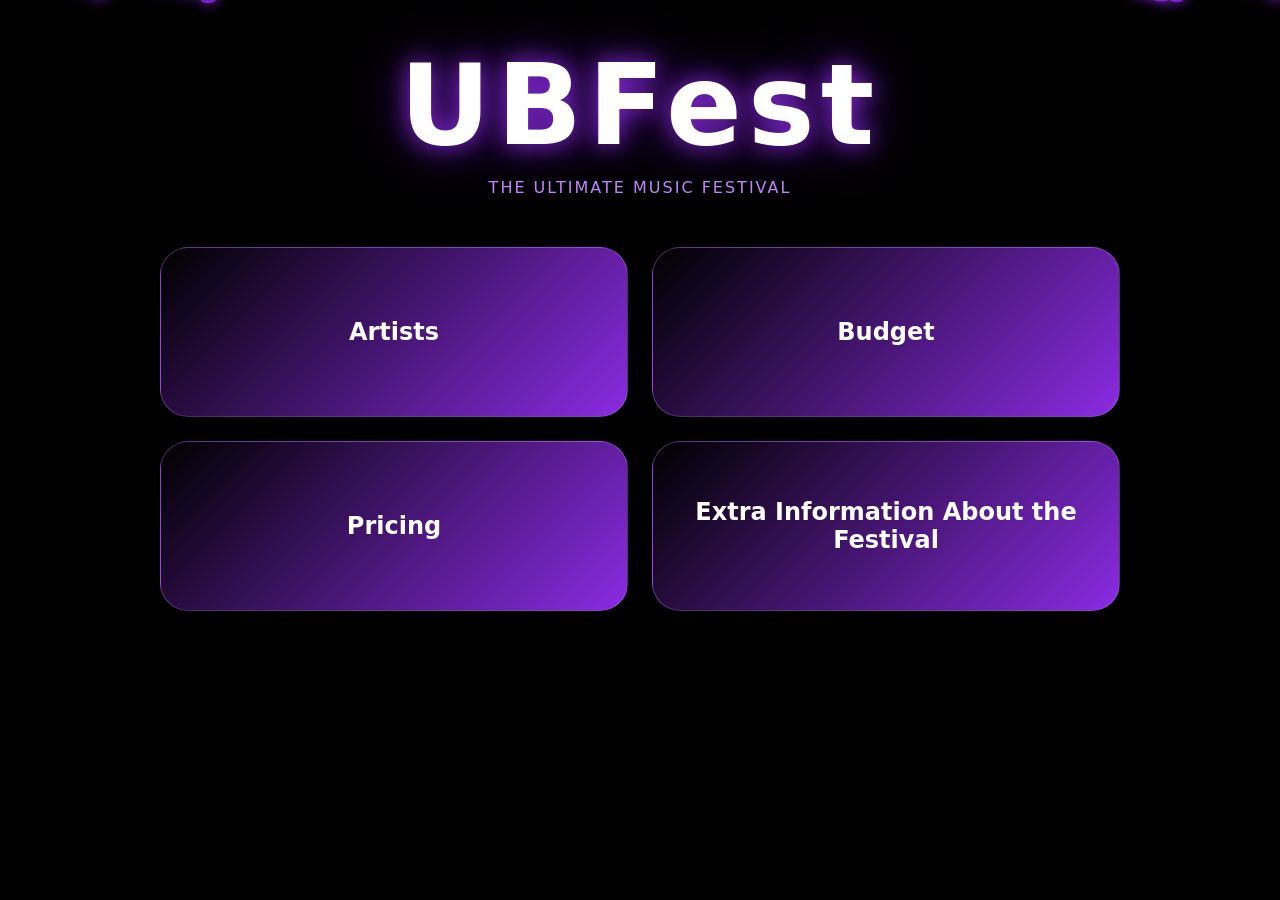
<file: Website/index.html>
<!DOCTYPE html>
<html lang="en">
<head>
  <meta charset="UTF-8">
  <meta name="viewport" content="width=device-width, initial-scale=1.0">
  <title>UBFest</title>
  <link rel="stylesheet" href="style.css">
</head>
<body>
  <div class="notes" id="notes"></div>

  <main class="page">
    <h1 class="logo">UBFest</h1>
    <p class="tagline">THE ULTIMATE MUSIC FESTIVAL</p>

    <div class="grid">
      <a class="card" href="artists.html">Artists</a>
      <a class="card" href="budget.html">Budget</a>
      <a class="card" href="pricing.html">Pricing</a>
      <a class="card" href="info.html">Extra Information About the Festival</a>
    </div>
  </main>

  <script src="script.js"></script>
</body>
</html>
</file>
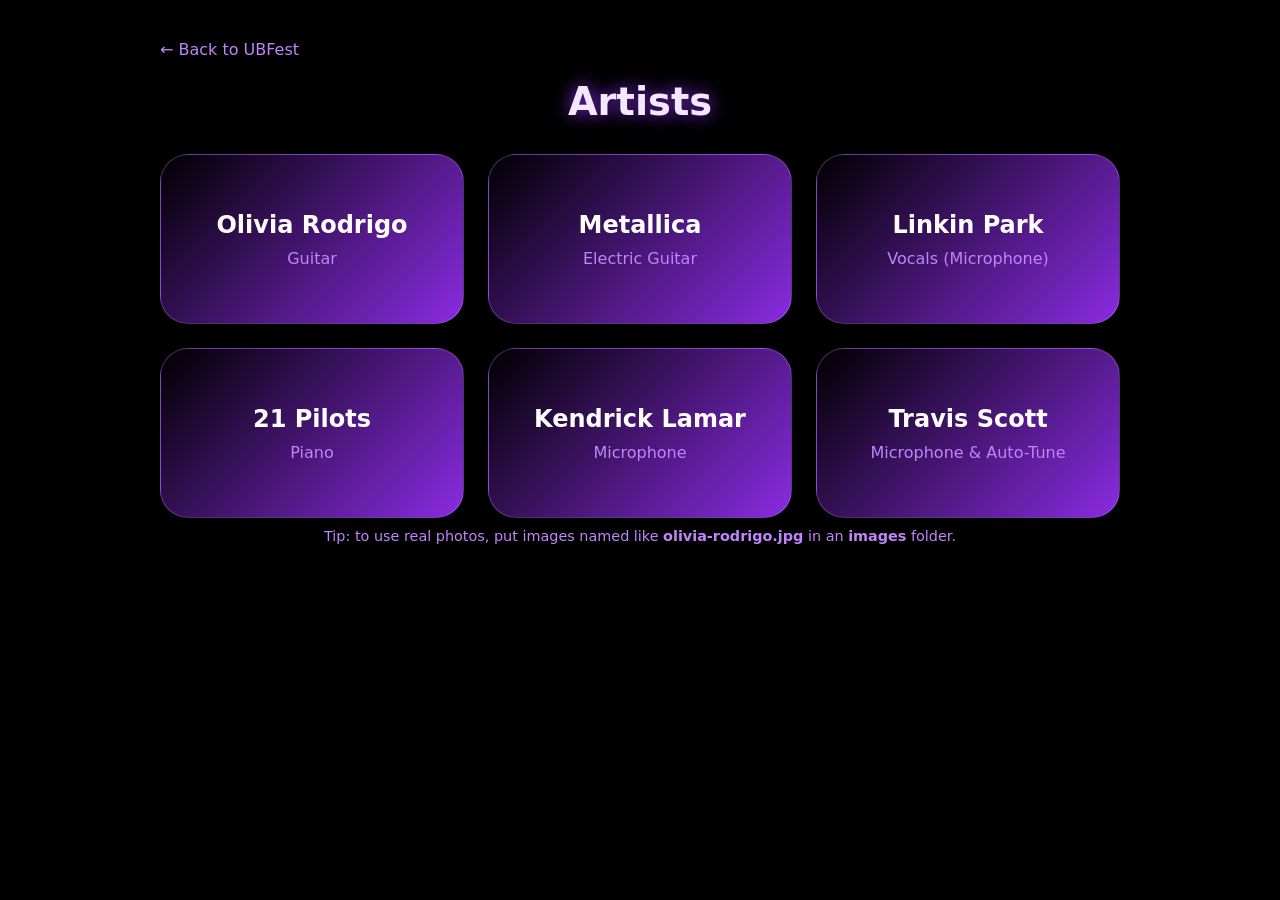
<file: Website/artists.html>
<!DOCTYPE html>
<html lang="en">
<head>
  <meta charset="UTF-8">
  <meta name="viewport" content="width=device-width, initial-scale=1.0">
  <title>UBFest - Artists</title>
  <link rel="stylesheet" href="style.css">
</head>
<body>
  <main class="page">
    <a class="back" href="index.html">&larr; Back to UBFest</a>
    <h2 class="title">Artists</h2>

    <div class="grid three" id="artist-grid"></div>

    <section class="detail" id="detail">
      <div class="text">
        <h3 id="d-name"></h3>
        <p class="instr" id="d-instr"></p>
        <p id="d-info"></p>
      </div>
      <img id="d-img" alt="">
    </section>
    <p class="note-text">Tip: to use real photos, put images named like <b>olivia-rodrigo.jpg</b> in an <b>images</b> folder.</p>
  </main>

  <script>
    const artists = [
      { name: "Olivia Rodrigo", slug: "olivia-rodrigo", instrument: "Guitar",
        info: "Olivia Rodrigo is an American singer-songwriter who burst onto the scene in 2021 with her debut single \"drivers license\". Her albums SOUR and GUTS blend pop, punk and heartfelt ballads, earning her multiple Grammy Awards." },
      { name: "Metallica", slug: "metallica", instrument: "Electric Guitar",
        info: "Formed in Los Angeles in 1981, Metallica is one of the most influential heavy metal bands ever. With classics like \"Enter Sandman\" and \"Master of Puppets\", they have sold over 125 million records worldwide." },
      { name: "Linkin Park", slug: "linkin-park", instrument: "Vocals (Microphone)",
        info: "Linkin Park from Agoura Hills, California fused rock, rap and electronics. Hits like \"In the End\" and \"Numb\" from Hybrid Theory and Meteora made them one of the best-selling bands of the 2000s." },
      { name: "21 Pilots", slug: "21-pilots", instrument: "Piano",
        info: "Twenty One Pilots is an Ohio duo made up of Tyler Joseph and Josh Dun. Known for genre-blending songs like \"Stressed Out\" and \"Heathens\" and for their high-energy, theatrical live shows." },
      { name: "Kendrick Lamar", slug: "kendrick-lamar", instrument: "Microphone",
        info: "Kendrick Lamar from Compton, California is one of the greatest rappers of his generation and the first rapper to win the Pulitzer Prize for Music, for his album DAMN." },
      { name: "Travis Scott", slug: "travis-scott", instrument: "Microphone & Auto-Tune",
        info: "Houston rapper and producer Travis Scott is famed for atmospheric trap sound and explosive live shows. Albums like Astroworld and Utopia produced hits such as \"Sicko Mode\" and \"Goosebumps\"." }
    ];

    // Placeholder portrait used if no photo is found in /images
    function placeholder(a) {
      const initials = a.name.split(" ").map(w => w[0]).join("").slice(0, 2);
      const svg = `<svg xmlns='http://www.w3.org/2000/svg' width='400' height='400'>
        <defs><linearGradient id='g' x1='0' y1='0' x2='1' y2='1'>
        <stop offset='0' stop-color='#000'/><stop offset='1' stop-color='#8a2be2'/></linearGradient></defs>
        <rect width='400' height='400' fill='url(#g)'/>
        <text x='200' y='235' font-size='140' font-family='Segoe UI,sans-serif' font-weight='700'
          fill='#fff' text-anchor='middle'>${initials}</text></svg>`;
      return "data:image/svg+xml;utf8," + encodeURIComponent(svg);
    }

    const grid = document.getElementById("artist-grid");
    const detail = document.getElementById("detail");
    const img = document.getElementById("d-img");

    artists.forEach(a => {
      const card = document.createElement("div");
      card.className = "card";
      card.innerHTML = `${a.name}<small>${a.instrument}</small>`;
      card.addEventListener("click", () => {
        document.getElementById("d-name").textContent = a.name;
        document.getElementById("d-instr").textContent = "Most used instrument: " + a.instrument;
        document.getElementById("d-info").textContent = a.info;
        img.alt = a.name;
        img.onerror = () => { img.onerror = null; img.src = placeholder(a); };
        img.src = "images/" + a.slug + ".jpg";
        detail.classList.add("open");
        detail.scrollIntoView({ behavior: "smooth", block: "center" });
      });
      grid.appendChild(card);
    });
  </script>
</body>
</html>
</file>
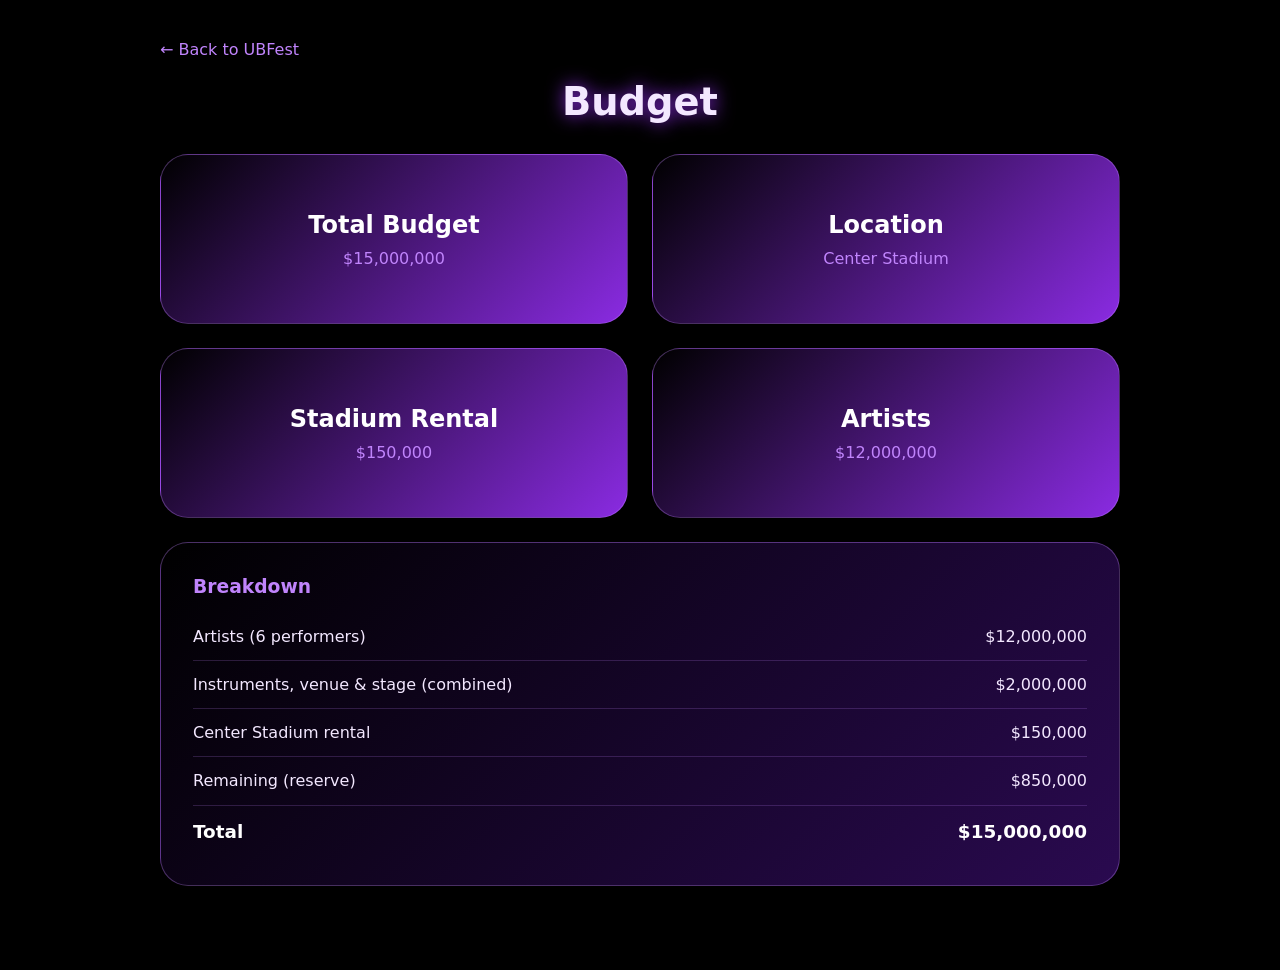
<file: Website/budget.html>
<!DOCTYPE html>
<html lang="en">
<head>
  <meta charset="UTF-8">
  <meta name="viewport" content="width=device-width, initial-scale=1.0">
  <title>UBFest - Budget</title>
  <link rel="stylesheet" href="style.css">
</head>
<body>
  <main class="page">
    <a class="back" href="index.html">&larr; Back to UBFest</a>
    <h2 class="title">Budget</h2>

    <div class="grid">
      <div class="card static">Total Budget<small>$15,000,000</small></div>
      <div class="card static">Location<small>Center Stadium</small></div>
      <div class="card static">Stadium Rental<small>$150,000</small></div>
      <div class="card static">Artists<small>$12,000,000</small></div>
    </div>

    <div class="panel" style="margin-top:24px">
      <h3>Breakdown</h3>
      <div class="row"><span>Artists (6 performers)</span><span>$12,000,000</span></div>
      <div class="row"><span>Instruments, venue &amp; stage (combined)</span><span>$2,000,000</span></div>
      <div class="row"><span>Center Stadium rental</span><span>$150,000</span></div>
      <div class="row"><span>Remaining (reserve)</span><span>$850,000</span></div>
      <div class="row total"><span>Total</span><span>$15,000,000</span></div>
    </div>
  </main>
</body>
</html>
</file>
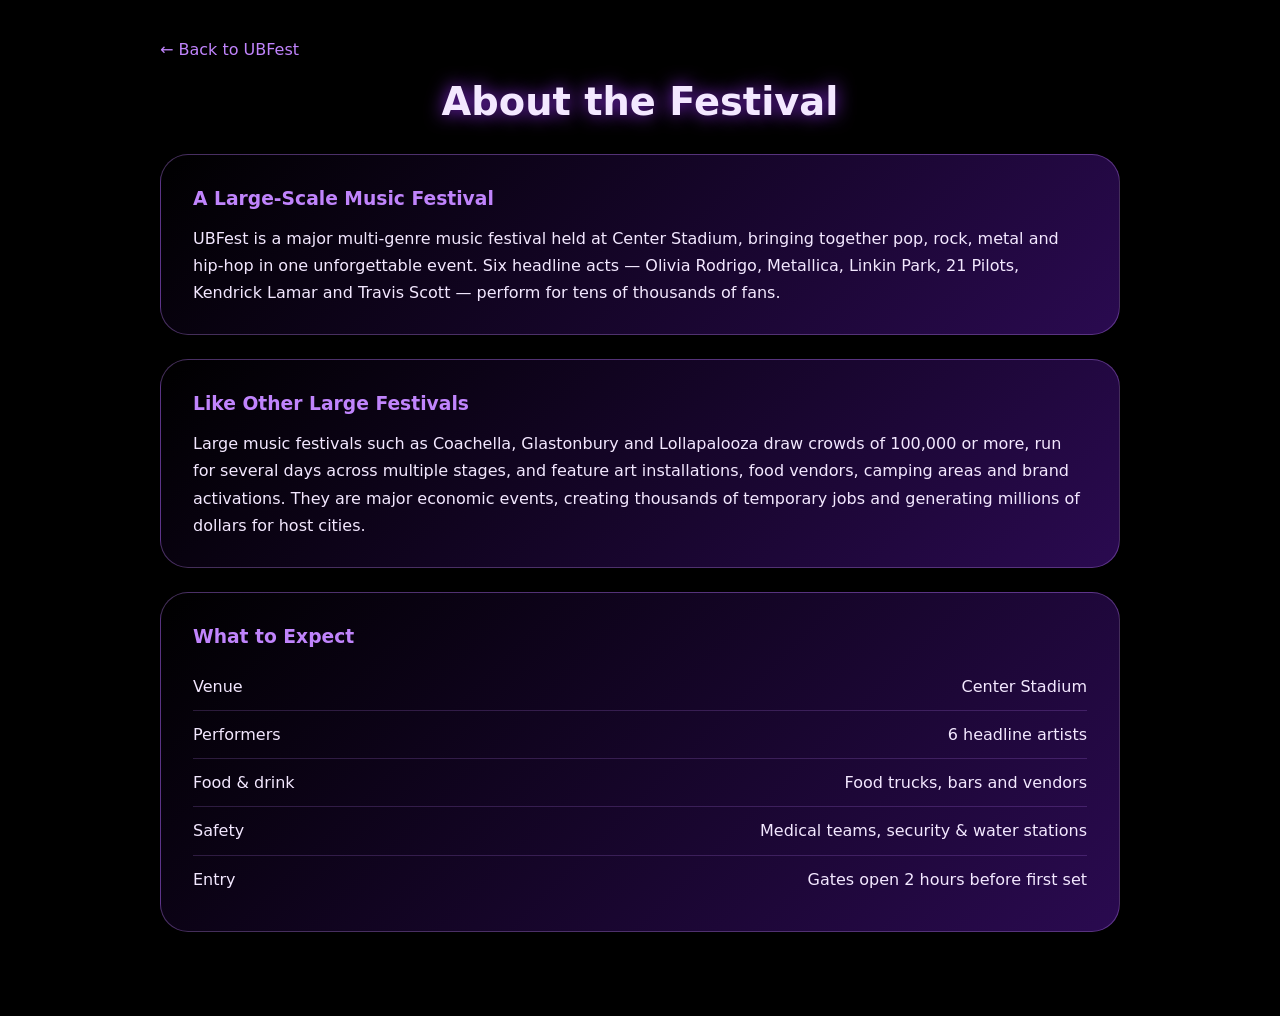
<file: Website/info.html>
<!DOCTYPE html>
<html lang="en">
<head>
  <meta charset="UTF-8">
  <meta name="viewport" content="width=device-width, initial-scale=1.0">
  <title>UBFest - Festival Information</title>
  <link rel="stylesheet" href="style.css">
</head>
<body>
  <main class="page">
    <a class="back" href="index.html">&larr; Back to UBFest</a>
    <h2 class="title">About the Festival</h2>

    <div class="panel">
      <h3>A Large-Scale Music Festival</h3>
      <p>UBFest is a major multi-genre music festival held at Center Stadium, bringing together pop, rock, metal and hip-hop in one unforgettable event. Six headline acts &mdash; Olivia Rodrigo, Metallica, Linkin Park, 21 Pilots, Kendrick Lamar and Travis Scott &mdash; perform for tens of thousands of fans.</p>
    </div>

    <div class="panel">
      <h3>Like Other Large Festivals</h3>
      <p>Large music festivals such as Coachella, Glastonbury and Lollapalooza draw crowds of 100,000 or more, run for several days across multiple stages, and feature art installations, food vendors, camping areas and brand activations. They are major economic events, creating thousands of temporary jobs and generating millions of dollars for host cities.</p>
    </div>

    <div class="panel">
      <h3>What to Expect</h3>
      <div class="row"><span>Venue</span><span>Center Stadium</span></div>
      <div class="row"><span>Performers</span><span>6 headline artists</span></div>
      <div class="row"><span>Food &amp; drink</span><span>Food trucks, bars and vendors</span></div>
      <div class="row"><span>Safety</span><span>Medical teams, security &amp; water stations</span></div>
      <div class="row"><span>Entry</span><span>Gates open 2 hours before first set</span></div>
    </div>
  </main>
</body>
</html>
</file>
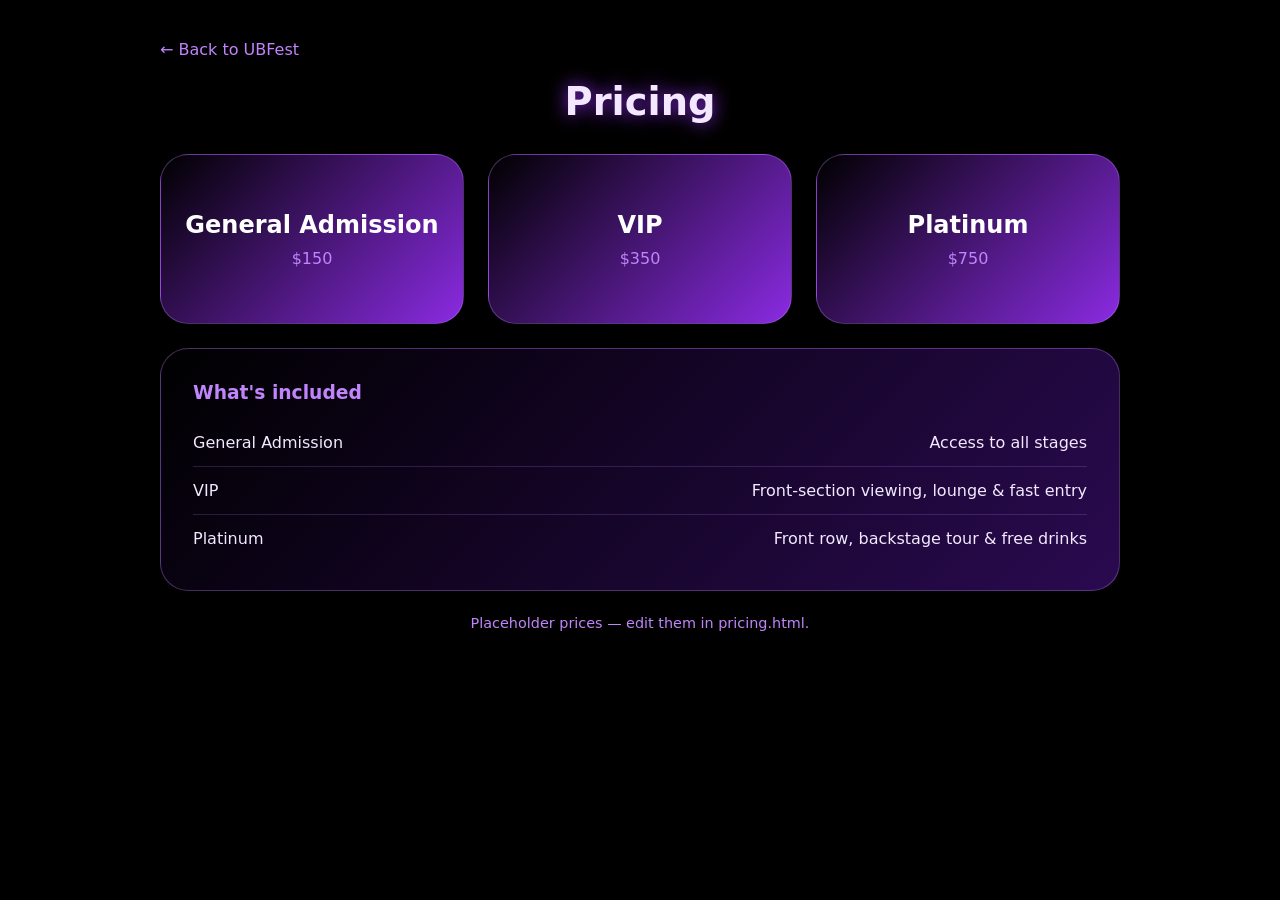
<file: Website/pricing.html>
<!DOCTYPE html>
<html lang="en">
<head>
  <meta charset="UTF-8">
  <meta name="viewport" content="width=device-width, initial-scale=1.0">
  <title>UBFest - Pricing</title>
  <link rel="stylesheet" href="style.css">
</head>
<body>
  <main class="page">
    <a class="back" href="index.html">&larr; Back to UBFest</a>
    <h2 class="title">Pricing</h2>

    <div class="grid three">
      <div class="card static">General Admission<small>$150</small></div>
      <div class="card static">VIP<small>$350</small></div>
      <div class="card static">Platinum<small>$750</small></div>
    </div>

    <div class="panel" style="margin-top:24px">
      <h3>What's included</h3>
      <div class="row"><span>General Admission</span><span>Access to all stages</span></div>
      <div class="row"><span>VIP</span><span>Front-section viewing, lounge &amp; fast entry</span></div>
      <div class="row"><span>Platinum</span><span>Front row, backstage tour &amp; free drinks</span></div>
    </div>
    <p class="note-text">Placeholder prices &mdash; edit them in pricing.html.</p>
  </main>
</body>
</html>
</file>
<file: Website/style.css>
:root {
  --black: #000;
  --purple: #8a2be2;
  --purple-deep: #4b0f8a;
  --purple-light: #c084fc;
  --text: #f3e8ff;
}

* { box-sizing: border-box; margin: 0; padding: 0; }

body {
  background: var(--black);
  color: var(--text);
  font-family: "Segoe UI", system-ui, sans-serif;
  min-height: 100vh;
  overflow-x: hidden;
}

a { color: inherit; text-decoration: none; }

/* ---------- Falling notes ---------- */
.notes {
  position: fixed;
  inset: 0;
  pointer-events: none;
  overflow: hidden;
  z-index: 0;
}
.note {
  position: absolute;
  top: -80px;
  color: var(--purple);
  text-shadow: 0 0 14px var(--purple);
  animation: fall linear infinite;
  opacity: 0.85;
}
@keyframes fall {
  to { transform: translateY(115vh) rotate(25deg); }
}

/* ---------- Layout ---------- */
.page {
  position: relative;
  z-index: 1;
  max-width: 1000px;
  margin: 0 auto;
  padding: 40px 20px 60px;
}

h1.logo {
  text-align: center;
  font-size: clamp(3.5rem, 11vw, 7rem);
  letter-spacing: 6px;
  color: #fff;
  text-shadow: 0 0 25px var(--purple), 0 0 60px var(--purple-deep);
  margin-bottom: 8px;
}
.tagline {
  text-align: center;
  color: var(--purple-light);
  margin-bottom: 50px;
  letter-spacing: 2px;
}

h2.title {
  text-align: center;
  font-size: 2.4rem;
  margin-bottom: 30px;
  text-shadow: 0 0 18px var(--purple);
}

.back {
  display: inline-block;
  margin-bottom: 20px;
  color: var(--purple-light);
}
.back:hover { text-decoration: underline; }

/* ---------- Rounded rectangles (black -> purple) ---------- */
.grid {
  display: grid;
  grid-template-columns: repeat(2, 1fr);
  gap: 24px;
}
.grid.three { grid-template-columns: repeat(3, 1fr); }

.card {
  display: flex;
  flex-direction: column;
  align-items: center;
  justify-content: center;
  text-align: center;
  min-height: 170px;
  padding: 24px;
  border-radius: 28px;
  border: 1px solid rgba(192, 132, 252, 0.35);
  background: linear-gradient(135deg, #000 0%, var(--purple) 100%);
  color: #fff;
  font-size: 1.5rem;
  font-weight: 600;
  cursor: pointer;
  transition: transform 0.2s, box-shadow 0.2s;
}
.card:hover {
  transform: translateY(-5px) scale(1.02);
  box-shadow: 0 0 28px rgba(138, 43, 226, 0.7);
}
.card small {
  display: block;
  margin-top: 10px;
  font-size: 1rem;
  font-weight: 400;
  color: var(--purple-light);
}
.card.static { cursor: default; }
.card.static:hover { transform: none; box-shadow: none; }

/* ---------- Artist detail ---------- */
.detail {
  display: none;
  margin-top: 40px;
  padding: 32px;
  border-radius: 28px;
  border: 1px solid rgba(192, 132, 252, 0.35);
  background: linear-gradient(135deg, #000 0%, var(--purple-deep) 100%);
  gap: 32px;
  align-items: center;
}
.detail.open { display: flex; }
.detail .text { flex: 1; }
.detail h3 { font-size: 2rem; margin-bottom: 6px; }
.detail .instr { color: var(--purple-light); margin-bottom: 14px; }
.detail p { line-height: 1.6; }
.detail img {
  width: 300px;
  height: 300px;
  object-fit: cover;
  border-radius: 24px;
  border: 2px solid var(--purple);
  box-shadow: 0 0 30px rgba(138, 43, 226, 0.6);
}

/* ---------- Tables / lists / text blocks ---------- */
.panel {
  padding: 28px 32px;
  border-radius: 28px;
  border: 1px solid rgba(192, 132, 252, 0.35);
  background: linear-gradient(135deg, #000 0%, #2a0a50 100%);
  margin-bottom: 24px;
  line-height: 1.7;
}
.panel h3 { margin-bottom: 10px; color: var(--purple-light); }

.row {
  display: flex;
  justify-content: space-between;
  padding: 10px 0;
  border-bottom: 1px solid rgba(192, 132, 252, 0.2);
}
.row:last-child { border-bottom: none; }
.row.total { font-weight: 700; font-size: 1.15rem; color: #fff; }

.note-text { text-align: center; color: var(--purple-light); font-size: 0.9rem; margin-top: 10px; }

@media (max-width: 720px) {
  .grid, .grid.three { grid-template-columns: 1fr; }
  .detail.open { flex-direction: column-reverse; }
  .detail img { width: 100%; height: auto; aspect-ratio: 1; }
}
</file>
